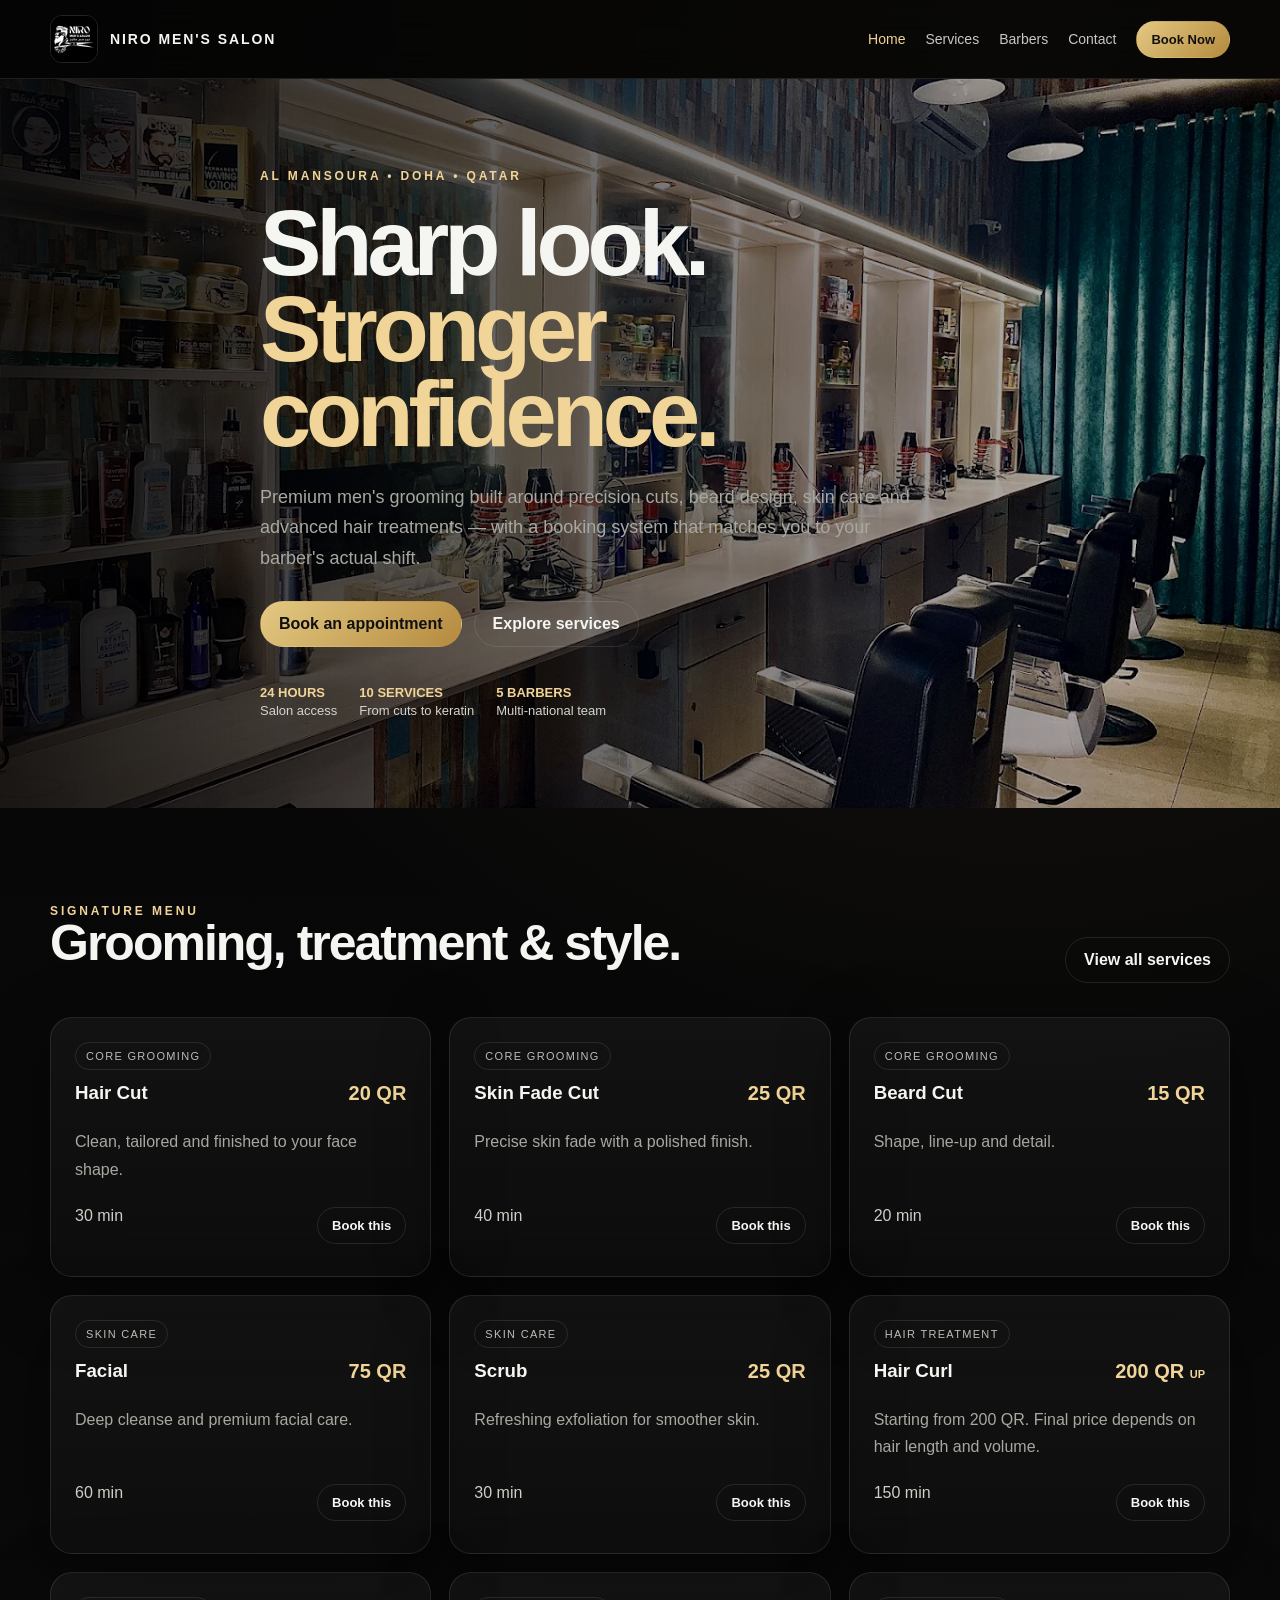
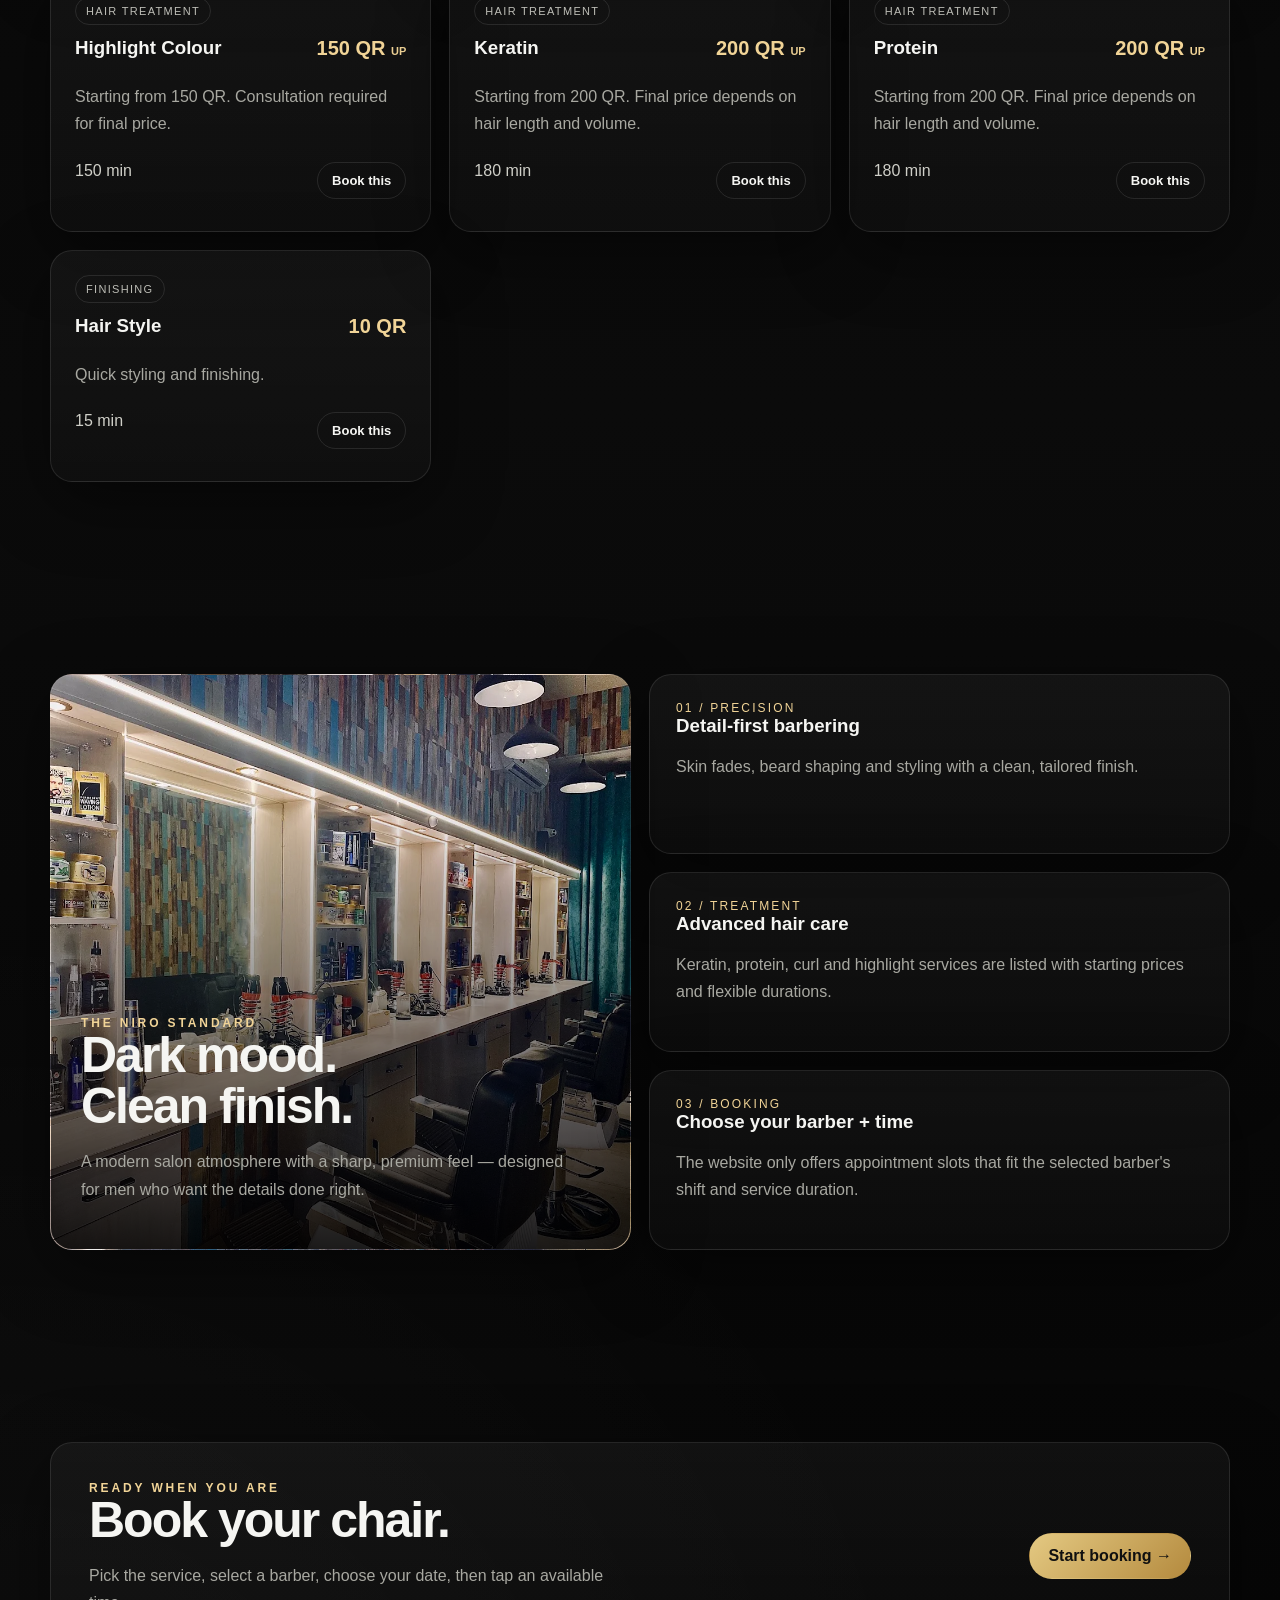
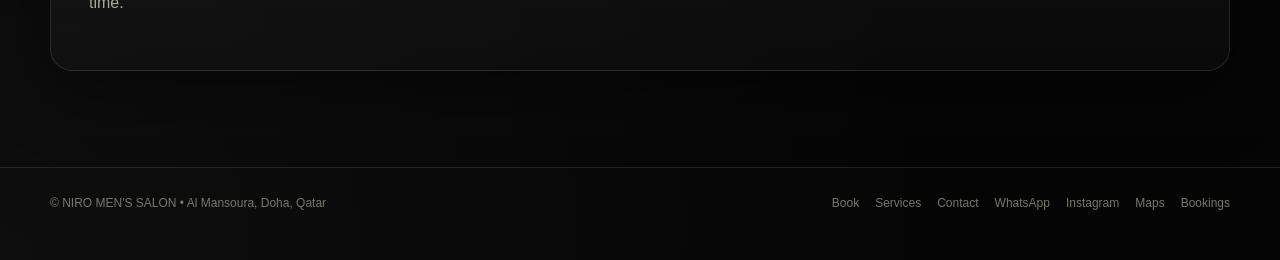
<file: index.html>
<!doctype html><html lang="en"><head><meta charset="utf-8"><meta name="viewport" content="width=device-width,initial-scale=1"><meta name="theme-color" content="#070707"><title>NIRO Men's Salon — Al Mansoura Doha</title><link rel="stylesheet" href="styles.css"></head><body>
<header class="nav"><div class="container nav-inner"><a class="brand" href="index.html"><img src="assets/niro-logo.png" alt="NIRO Men's Salon logo"><span>NIRO MEN'S SALON</span></a><nav class="nav-links"><a href="index.html">Home</a><a href="services.html">Services</a><a href="barbers.html">Barbers</a><a href="contact.html">Contact</a><a class="btn small primary" href="booking.html">Book Now</a></nav></div></header>
<main>
<section class="hero"><div class="container hero-inner"><div class="kicker">Al Mansoura • Doha • Qatar</div><h1>Sharp look.<br><span style="color:var(--gold-2)">Stronger confidence.</span></h1><p>Premium men's grooming built around precision cuts, beard design, skin care and advanced hair treatments — with a booking system that matches you to your barber's actual shift.</p><div class="hero-actions"><a class="btn primary" href="booking.html">Book an appointment</a><a class="btn ghost" href="services.html">Explore services</a></div><div class="hero-meta"><div class="meta"><strong>24 HOURS</strong>Salon access</div><div class="meta"><strong>10 SERVICES</strong>From cuts to keratin</div><div class="meta"><strong>5 BARBERS</strong>Multi-national team</div></div></div></section>
<section class="section"><div class="container"><div class="section-head"><div><div class="kicker">Signature menu</div><h2>Grooming, treatment & style.</h2></div><a class="btn ghost" href="services.html">View all services</a></div><div id="serviceGrid" class="grid grid-3"></div></div></section>
<section class="section"><div class="container grid grid-2"><div class="visual"><div class="visual-overlay"><div><div class="kicker">The NIRO standard</div><h2>Dark mood.<br>Clean finish.</h2><p style="max-width:500px">A modern salon atmosphere with a sharp, premium feel — designed for men who want the details done right.</p></div></div></div><div style="display:grid;gap:18px"><div class="card feature"><div class="num">01 / PRECISION</div><h3>Detail-first barbering</h3><p>Skin fades, beard shaping and styling with a clean, tailored finish.</p></div><div class="card feature"><div class="num">02 / TREATMENT</div><h3>Advanced hair care</h3><p>Keratin, protein, curl and highlight services are listed with starting prices and flexible durations.</p></div><div class="card feature"><div class="num">03 / BOOKING</div><h3>Choose your barber + time</h3><p>The website only offers appointment slots that fit the selected barber's shift and service duration.</p></div></div></div></section>
<section class="section"><div class="container card" style="padding:38px"><div class="grid grid-2" style="align-items:center"><div><div class="kicker">Ready when you are</div><h2>Book your chair.</h2><p>Pick the service, select a barber, choose your date, then tap an available time.</p></div><div style="display:flex;justify-content:end"><a class="btn primary" href="booking.html">Start booking →</a></div></div></div></section>
</main>
<footer class="footer"><div class="container footer-inner"><div>© <span data-salon-name></span> • <span data-location></span></div><div class="footer-nav"><a href="booking.html">Book</a><a href="services.html">Services</a><a href="contact.html">Contact</a><a data-wa-link target="_blank" rel="noopener">WhatsApp</a><a data-instagram target="_blank" rel="noopener">Instagram</a><a data-maps target="_blank" rel="noopener">Maps</a><a href="admin.html">Bookings</a></div></div></footer><div id="toast" class="toast"></div><script src="config.js"></script><script src="app.js"></script></body></html>
</file>
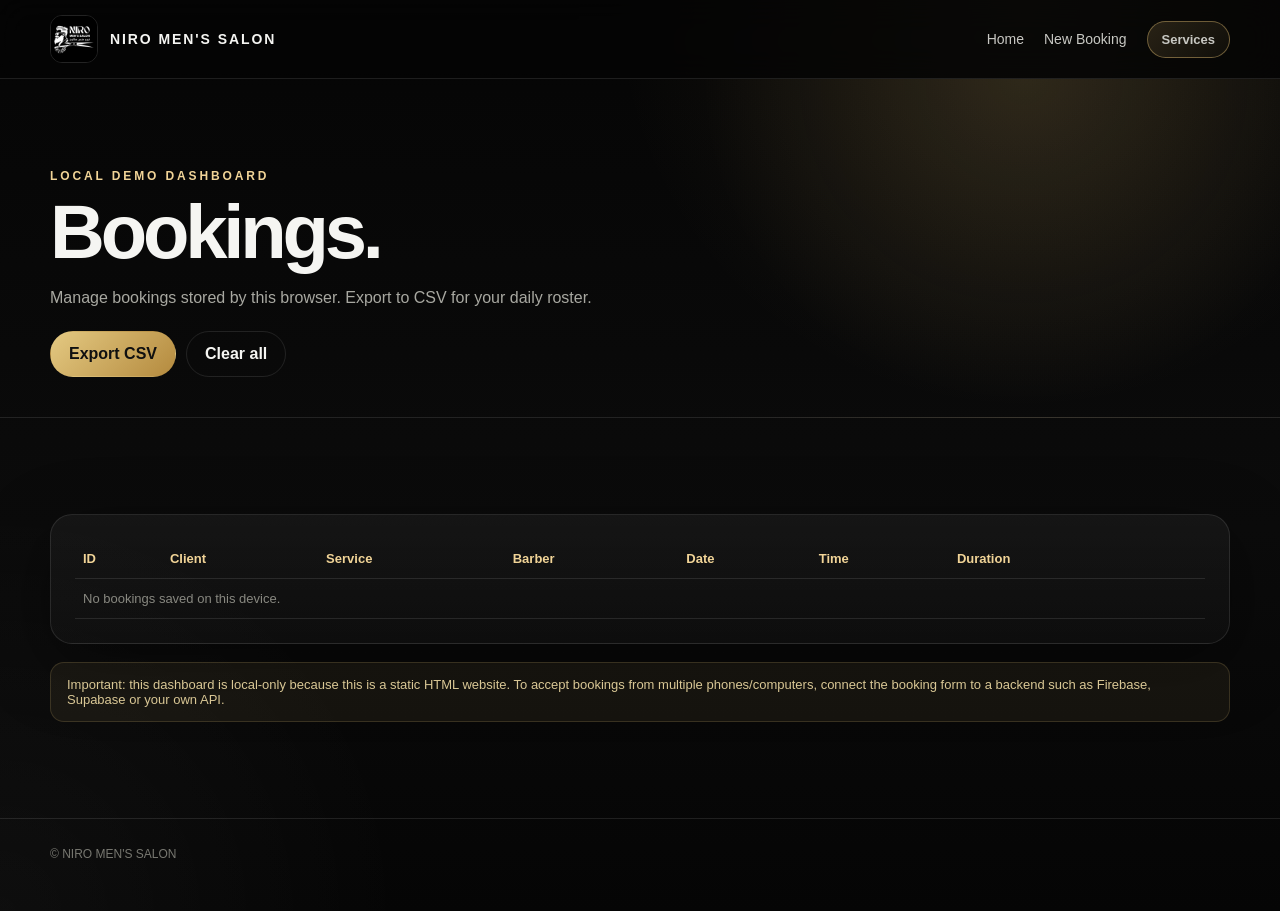
<file: admin.html>
<!doctype html><html lang="en"><head><meta charset="utf-8"><meta name="viewport" content="width=device-width,initial-scale=1"><title>Bookings Dashboard — NIRO Men's Salon</title><link rel="stylesheet" href="styles.css"></head><body>
<header class="nav"><div class="container nav-inner"><a class="brand" href="index.html"><img src="assets/niro-logo.png" alt="NIRO Men's Salon logo"><span>NIRO MEN'S SALON</span></a><nav class="nav-links"><a href="index.html">Home</a><a href="booking.html">New Booking</a><a class="btn small" href="services.html">Services</a></nav></div></header>
<main><section class="page-head"><div class="container"><div class="kicker">Local demo dashboard</div><h1 style="font-size:clamp(44px,7vw,76px);margin:14px 0">Bookings.</h1><p>Manage bookings stored by this browser. Export to CSV for your daily roster.</p><div style="display:flex;gap:10px;flex-wrap:wrap;margin-top:20px"><button id="exportBookings" class="btn primary">Export CSV</button><button id="clearBookings" class="btn ghost">Clear all</button></div></div></section><section class="section"><div class="container card" style="overflow:auto"><table class="admin-table"><thead><tr><th>ID</th><th>Client</th><th>Service</th><th>Barber</th><th>Date</th><th>Time</th><th>Duration</th><th></th></tr></thead><tbody id="bookingsTable"></tbody></table></div><div class="container" style="margin-top:18px"><div class="notice">Important: this dashboard is local-only because this is a static HTML website. To accept bookings from multiple phones/computers, connect the booking form to a backend such as Firebase, Supabase or your own API.</div></div></section></main><footer class="footer"><div class="container">© <span data-salon-name></span></div></footer><div id="toast" class="toast"></div><script src="config.js"></script><script src="app.js"></script></body></html>
</file>
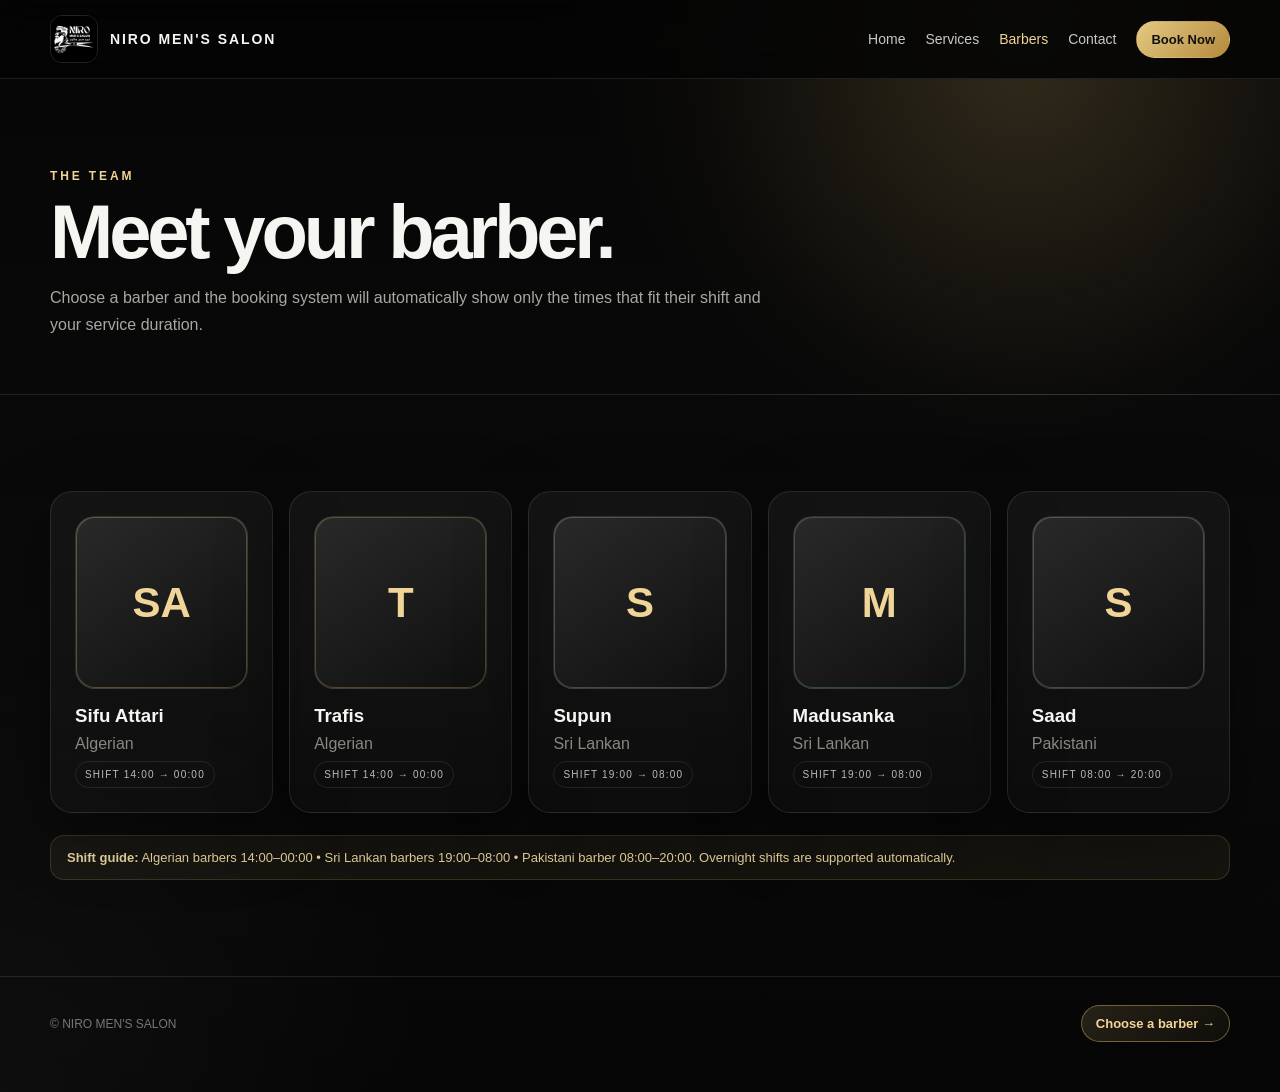
<file: barbers.html>
<!doctype html><html lang="en"><head><meta charset="utf-8"><meta name="viewport" content="width=device-width,initial-scale=1"><title>Barbers & Shifts — NIRO Men's Salon</title><link rel="stylesheet" href="styles.css"></head><body>
<header class="nav"><div class="container nav-inner"><a class="brand" href="index.html"><img src="assets/niro-logo.png" alt="NIRO Men's Salon logo"><span>NIRO MEN'S SALON</span></a><nav class="nav-links"><a href="index.html">Home</a><a href="services.html">Services</a><a href="barbers.html">Barbers</a><a href="contact.html">Contact</a><a class="btn small primary" href="booking.html">Book Now</a></nav></div></header>
<main><section class="page-head"><div class="container"><div class="kicker">The team</div><h1 style="font-size:clamp(44px,7vw,76px);margin:14px 0">Meet your barber.</h1><p>Choose a barber and the booking system will automatically show only the times that fit their shift and your service duration.</p></div></section><section class="section"><div class="container"><div id="barberGrid" class="barber-grid"></div><div class="notice" style="margin-top:22px"><strong>Shift guide:</strong> Algerian barbers 14:00–00:00 • Sri Lankan barbers 19:00–08:00 • Pakistani barber 08:00–20:00. Overnight shifts are supported automatically.</div></div></section></main>
<footer class="footer"><div class="container footer-inner"><div>© <span data-salon-name></span></div><div><a class="btn small" href="booking.html">Choose a barber →</a></div></div></footer><script src="config.js"></script><script src="app.js"></script></body></html>
</file>
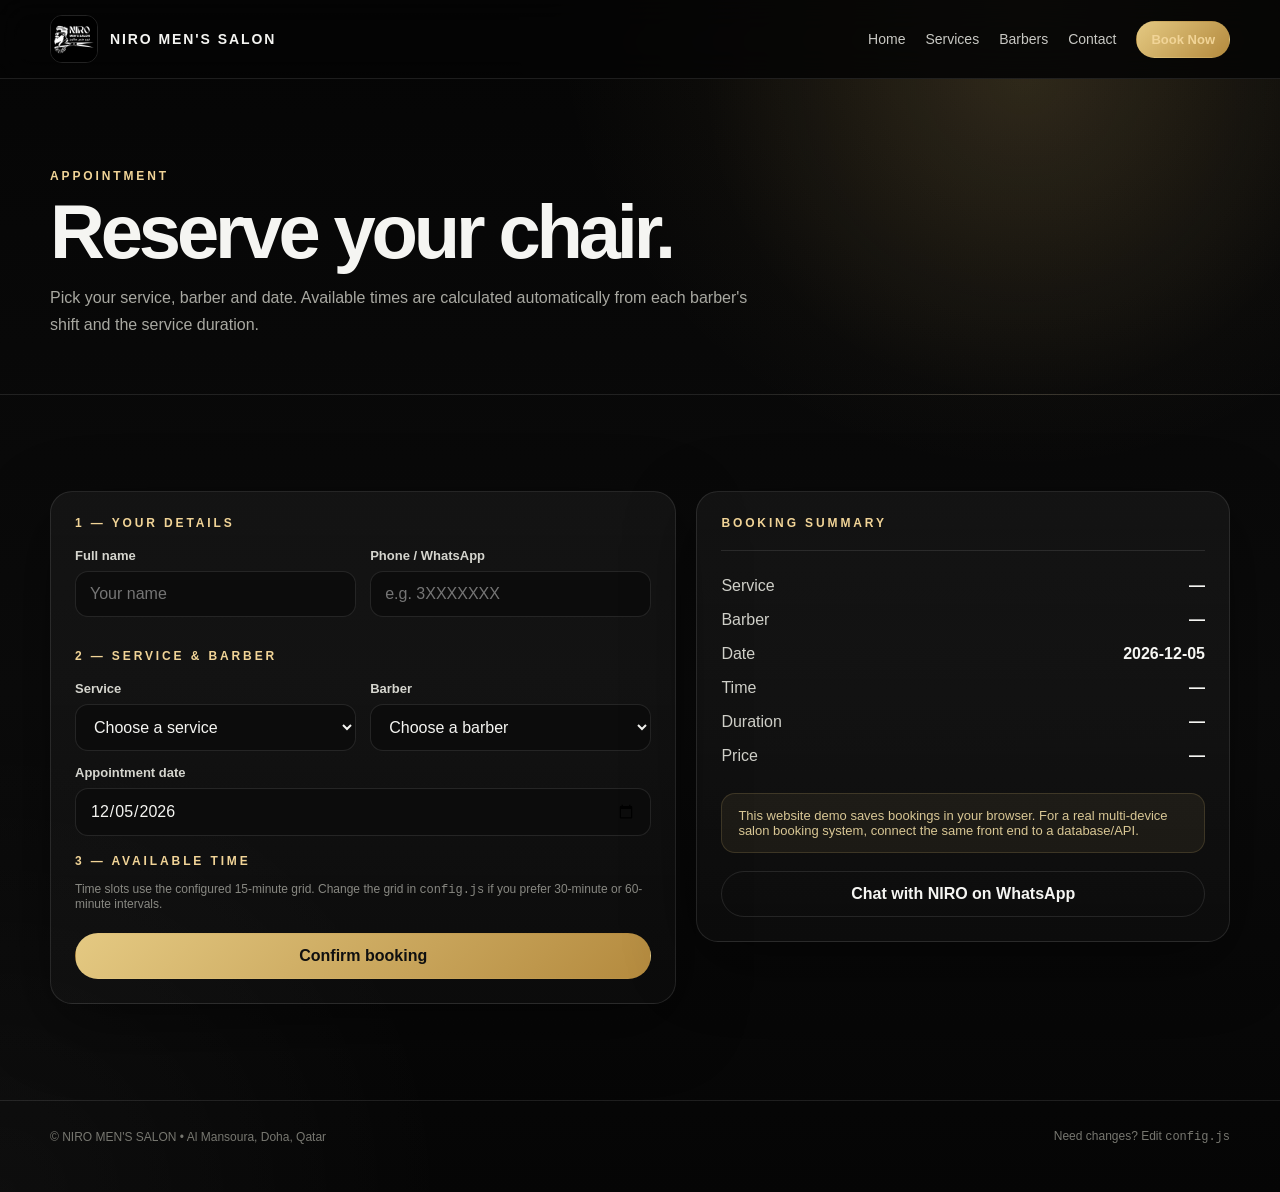
<file: booking.html>
<!doctype html><html lang="en"><head><meta charset="utf-8"><meta name="viewport" content="width=device-width,initial-scale=1"><title>Book an Appointment — NIRO Men's Salon</title><link rel="stylesheet" href="styles.css"></head><body>
<header class="nav"><div class="container nav-inner"><a class="brand" href="index.html"><img src="assets/niro-logo.png" alt="NIRO Men's Salon logo"><span>NIRO MEN'S SALON</span></a><nav class="nav-links"><a href="index.html">Home</a><a href="services.html">Services</a><a href="barbers.html">Barbers</a><a href="contact.html">Contact</a><a class="btn small primary" href="booking.html">Book Now</a></nav></div></header>
<main><section class="page-head"><div class="container"><div class="kicker">Appointment</div><h1 style="font-size:clamp(44px,7vw,76px);margin:14px 0">Reserve your chair.</h1><p>Pick your service, barber and date. Available times are calculated automatically from each barber's shift and the service duration.</p></div></section>
<section class="section"><div class="container booking-layout"><form id="bookingForm" class="card"><div class="kicker">1 — Your details</div><div class="form-grid" style="margin-top:18px"><div class="field"><label for="clientName">Full name</label><input id="clientName" required placeholder="Your name"></div><div class="field"><label for="clientPhone">Phone / WhatsApp</label><input id="clientPhone" required placeholder="e.g. 3XXXXXXX"></div></div><div class="kicker" style="margin-top:18px">2 — Service & barber</div><div class="form-grid" style="margin-top:18px"><div class="field"><label for="service">Service</label><select id="service" required></select></div><div class="field"><label for="barber">Barber</label><select id="barber" required></select></div></div><div class="field"><label for="date">Appointment date</label><input id="date" type="date" required></div><div class="kicker" style="margin-top:18px">3 — Available time</div><div id="slots" class="slot-grid" style="margin-top:12px"></div><input id="selectedTime" type="hidden"><div class="help">Time slots use the configured 15-minute grid. Change the grid in <code>config.js</code> if you prefer 30-minute or 60-minute intervals.</div><button class="btn primary" style="width:100%;margin-top:22px" type="submit">Confirm booking</button><div id="confirmBox" class="notice" style="display:none;margin-top:14px"><strong>Booking saved.</strong><div id="confirmText" style="margin-top:7px"></div><a id="waConfirm" class="btn small" style="display:none;margin-top:12px" target="_blank">Send booking on WhatsApp</a></div></form>
<aside class="card form-card"><div class="kicker">Booking summary</div><div class="summary"><div class="summary-row"><span>Service</span><strong id="sumService">—</strong></div><div class="summary-row"><span>Barber</span><strong id="sumBarber">—</strong></div><div class="summary-row"><span>Date</span><strong id="sumDate">—</strong></div><div class="summary-row"><span>Time</span><strong id="sumTime">—</strong></div><div class="summary-row"><span>Duration</span><strong id="sumDuration">—</strong></div><div class="summary-row"><span>Price</span><strong id="sumPrice">—</strong></div></div><div class="notice" style="margin-top:20px">This website demo saves bookings in your browser. For a real multi-device salon booking system, connect the same front end to a database/API.</div><div style="margin-top:18px"><a class="btn ghost" data-wa-link target="_blank" style="width:100%">Chat with NIRO on WhatsApp</a></div></aside></div></section></main>
<footer class="footer"><div class="container footer-inner"><div>© <span data-salon-name></span> • <span data-location></span></div><div>Need changes? Edit <code>config.js</code></div></div></footer><div id="toast" class="toast"></div><script src="config.js"></script><script src="app.js"></script></body></html>
</file>
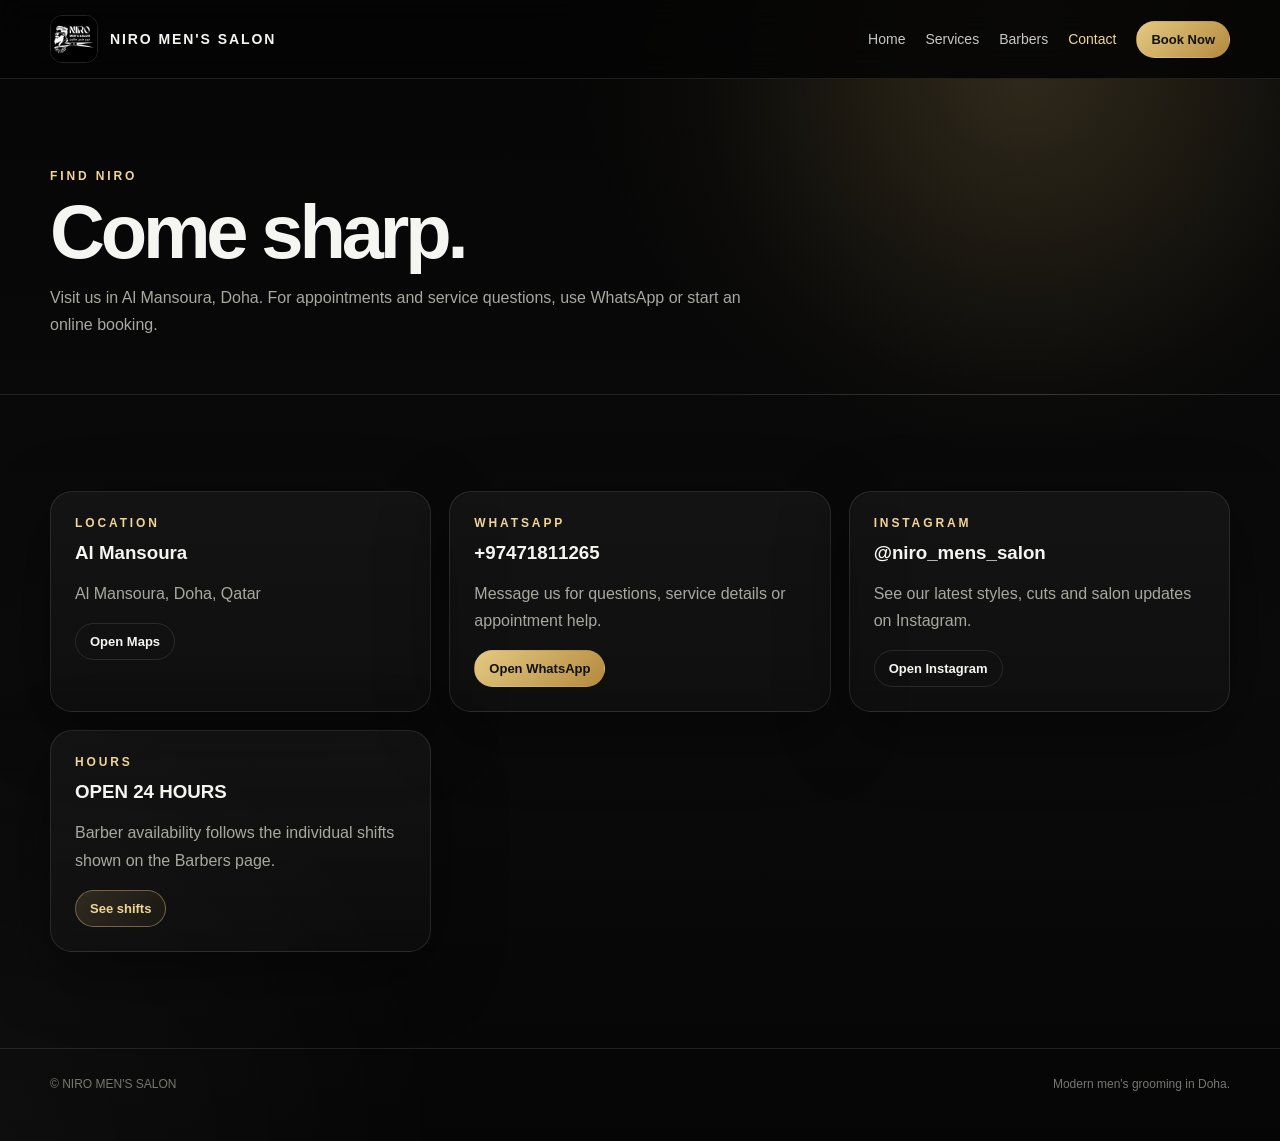
<file: contact.html>
<!doctype html><html lang="en"><head><meta charset="utf-8"><meta name="viewport" content="width=device-width,initial-scale=1"><title>Contact — NIRO Men's Salon</title><link rel="stylesheet" href="styles.css"></head><body>
<header class="nav"><div class="container nav-inner"><a class="brand" href="index.html"><img src="assets/niro-logo.png" alt="NIRO Men's Salon logo"><span>NIRO MEN'S SALON</span></a><nav class="nav-links"><a href="index.html">Home</a><a href="services.html">Services</a><a href="barbers.html">Barbers</a><a href="contact.html">Contact</a><a class="btn small primary" href="booking.html">Book Now</a></nav></div></header>
<main><section class="page-head"><div class="container"><div class="kicker">Find NIRO</div><h1 style="font-size:clamp(44px,7vw,76px);margin:14px 0">Come sharp.</h1><p>Visit us in Al Mansoura, Doha. For appointments and service questions, use WhatsApp or start an online booking.</p></div></section><section class="section"><div class="container contact-grid"><div class="card"><div class="kicker">Location</div><h3 style="margin-top:12px">Al Mansoura</h3><p data-location></p><a class="btn small ghost" data-maps href="https://maps.app.goo.gl/mVeZFDiXCTgwWhz57" target="_blank">Open Maps</a></div><div class="card"><div class="kicker">WhatsApp</div><h3 style="margin-top:12px" data-whatsapp></h3><p>Message us for questions, service details or appointment help.</p><a class="btn small primary" data-wa-link target="_blank">Open WhatsApp</a></div><div class="card"><div class="kicker">Instagram</div><h3 style="margin-top:12px">@niro_mens_salon</h3><p>See our latest styles, cuts and salon updates on Instagram.</p><a class="btn small ghost" data-instagram target="_blank" rel="noopener">Open Instagram</a></div><div class="card"><div class="kicker">Hours</div><h3 style="margin-top:12px" data-opening></h3><p>Barber availability follows the individual shifts shown on the Barbers page.</p><a class="btn small" href="barbers.html">See shifts</a></div></div></section></main>
<footer class="footer"><div class="container footer-inner"><div>© <span data-salon-name></span></div><div>Modern men's grooming in Doha.</div></div></footer><script src="config.js"></script><script src="app.js"></script></body></html>
</file>
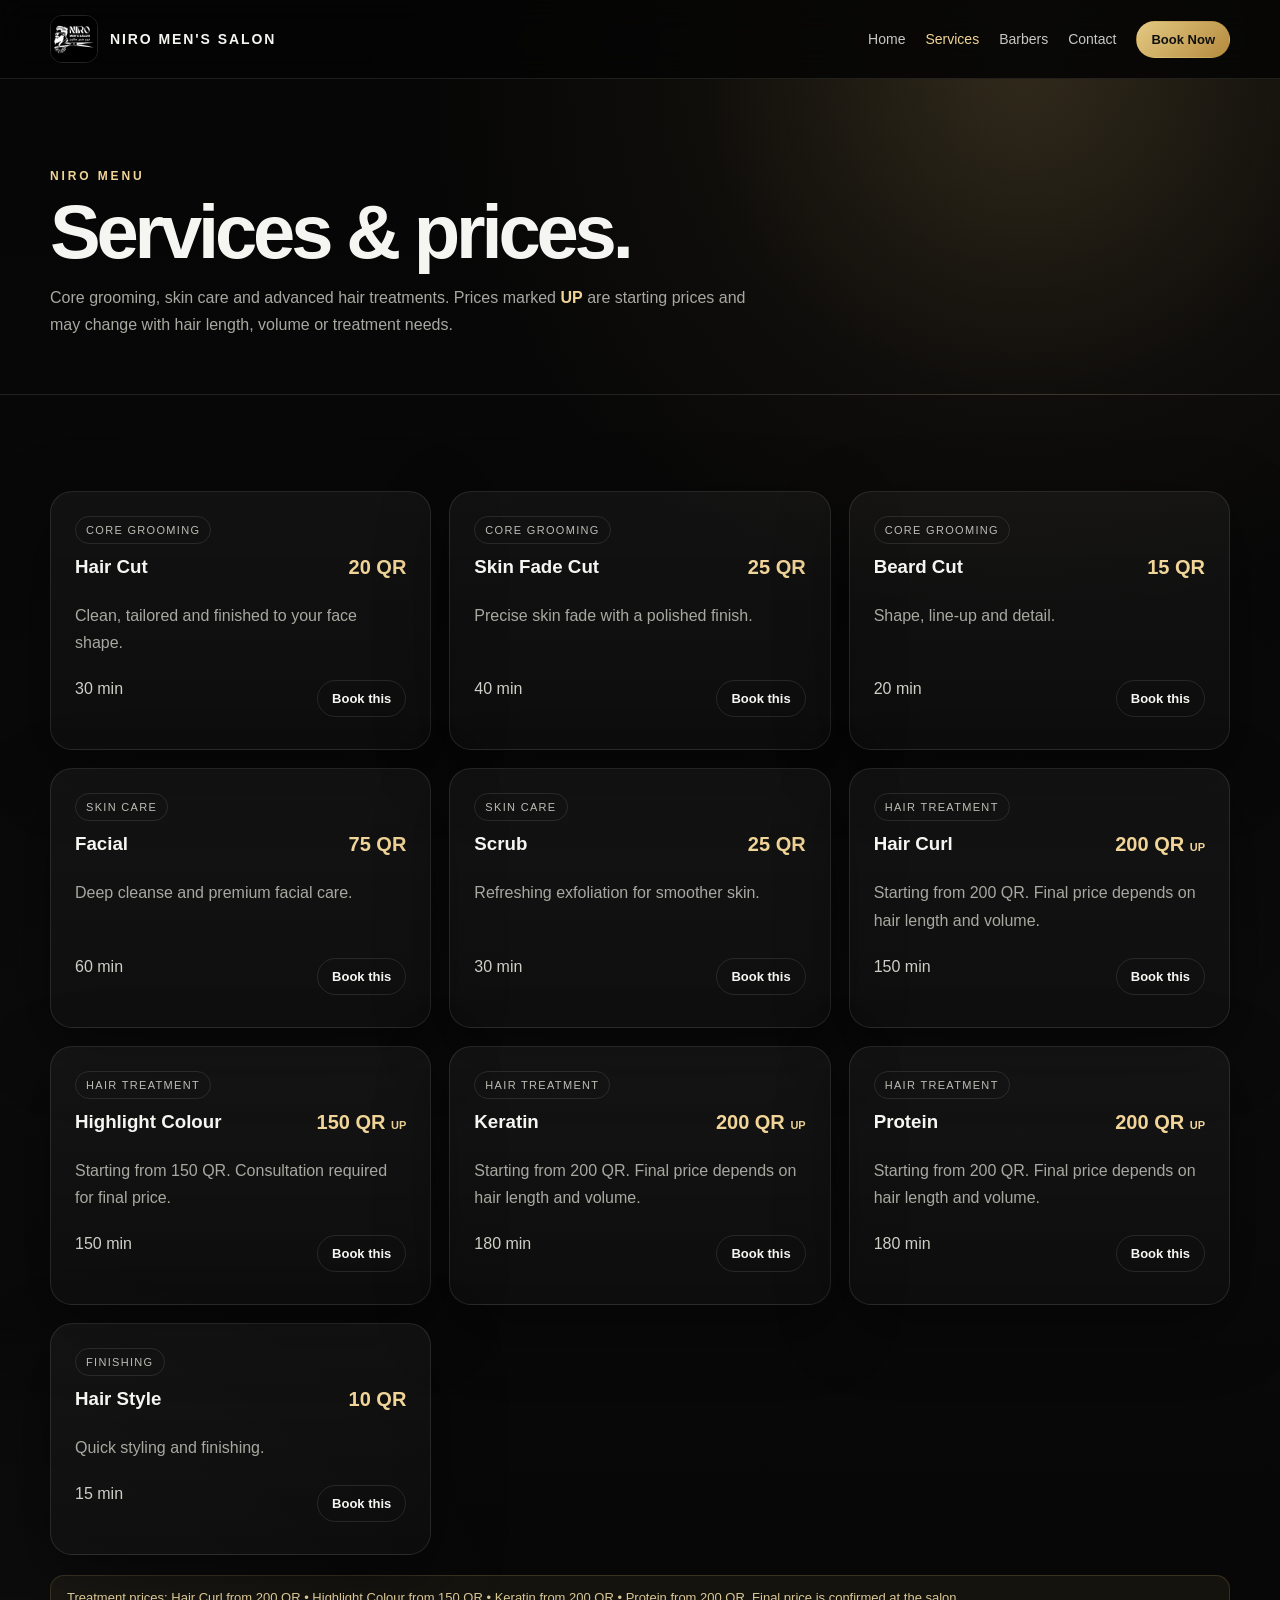
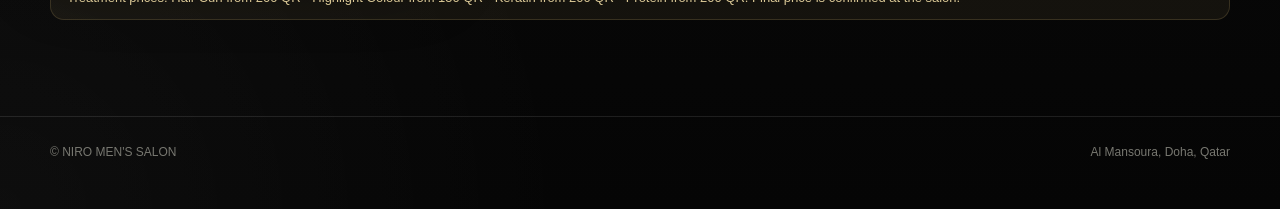
<file: services.html>
<!doctype html><html lang="en"><head><meta charset="utf-8"><meta name="viewport" content="width=device-width,initial-scale=1"><title>Services & Prices — NIRO Men's Salon</title><link rel="stylesheet" href="styles.css"></head><body>
<header class="nav"><div class="container nav-inner"><a class="brand" href="index.html"><img src="assets/niro-logo.png" alt="NIRO Men's Salon logo"><span>NIRO MEN'S SALON</span></a><nav class="nav-links"><a href="index.html">Home</a><a href="services.html">Services</a><a href="barbers.html">Barbers</a><a href="contact.html">Contact</a><a class="btn small primary" href="booking.html">Book Now</a></nav></div></header>
<main><section class="page-head"><div class="container"><div class="kicker">NIRO menu</div><h1 style="font-size:clamp(44px,7vw,76px);margin:14px 0">Services & prices.</h1><p>Core grooming, skin care and advanced hair treatments. Prices marked <strong style="color:var(--gold-2)">UP</strong> are starting prices and may change with hair length, volume or treatment needs.</p></div></section><section class="section"><div class="container"><div id="serviceGrid" class="grid grid-3"></div><div class="notice" style="margin-top:20px">Treatment prices: Hair Curl from 200 QR • Highlight Colour from 150 QR • Keratin from 200 QR • Protein from 200 QR. Final price is confirmed at the salon.</div></div></section></main>
<footer class="footer"><div class="container footer-inner"><div>© <span data-salon-name></span></div><div data-location></div></div></footer><script src="config.js"></script><script src="app.js"></script></body></html>
</file>
<file: styles.css>
:root {
  --bg: #070707;
  --bg-2: #0e0e0e;
  --panel: rgba(19, 19, 19, .92);
  --panel-2: #141414;
  --gold: #d7b56d;
  --gold-2: #f1d497;
  --text: #f5f5f2;
  --muted: #a8a8a1;
  --line: rgba(255,255,255,.10);
  --shadow: 0 20px 70px rgba(0,0,0,.45);
  --radius: 22px;
}
* { box-sizing: border-box; }
html { scroll-behavior: smooth; }
body {
  margin: 0;
  color: var(--text);
  background:
    radial-gradient(circle at 80% 0%, rgba(215,181,109,.10), transparent 30%),
    radial-gradient(circle at 0% 100%, rgba(255,255,255,.035), transparent 26%),
    linear-gradient(180deg, #050505 0%, #0b0b0b 58%, #050505 100%);
  font-family: Inter, ui-sans-serif, -apple-system, BlinkMacSystemFont, "Segoe UI", sans-serif;
  min-height: 100vh;
}
a { color: inherit; text-decoration: none; }
img { max-width: 100%; display: block; }
button, input, select { font: inherit; }
.container { width: min(1180px, calc(100% - 36px)); margin: 0 auto; }
.nav {
  position: sticky; top: 0; z-index: 1000;
  backdrop-filter: blur(16px);
  background: rgba(5,5,5,.76);
  border-bottom: 1px solid var(--line);
}
.nav-inner { min-height: 78px; display:flex; align-items:center; justify-content:space-between; gap:20px; }
.brand { display:flex; align-items:center; gap:12px; font-weight:800; letter-spacing:.12em; }
.brand img { width:48px; height:48px; object-fit:cover; border-radius:12px; border:1px solid rgba(255,255,255,.12); }
.brand span { font-size: 14px; }
.nav-links { display:flex; align-items:center; gap:20px; flex-wrap:wrap; }
.nav-links a { color:#c8c8c3; font-size:14px; }
.nav-links a:hover, .nav-links a.active { color:var(--gold-2); }
.btn {
  display:inline-flex; align-items:center; justify-content:center; gap:8px;
  padding:13px 18px; border-radius:999px; border:1px solid rgba(215,181,109,.45);
  background: linear-gradient(135deg, rgba(215,181,109,.16), rgba(215,181,109,.05));
  color:var(--gold-2); font-weight:750; cursor:pointer; transition:.2s ease;
}
.btn:hover { transform: translateY(-1px); border-color: var(--gold); background: rgba(215,181,109,.18); }
.btn.primary { background: linear-gradient(135deg, #e4c982, #b48a3e); color:#101010; border-color:transparent; }
.btn.ghost { background: transparent; border-color: var(--line); color:var(--text); }
.btn.small { padding:10px 14px; font-size:13px; }
.hero { min-height: 78vh; display:grid; align-items:center; position:relative; overflow:hidden; }
.hero::before { content:""; position:absolute; inset:0; background:linear-gradient(90deg, rgba(0,0,0,.86) 0%, rgba(0,0,0,.56) 44%, rgba(0,0,0,.18) 100%), url('assets/salon.webp') center/cover; filter:saturate(.84) contrast(1.05); }
.hero-inner { position:relative; z-index:1; padding:90px 0; max-width: 760px; }
.kicker { color:var(--gold-2); text-transform:uppercase; letter-spacing:.24em; font-size:12px; font-weight:800; }
h1 { font-size:clamp(46px, 8vw, 92px); line-height:.93; margin:18px 0 24px; letter-spacing:-.055em; }
h2 { font-size:clamp(30px, 5vw, 50px); line-height:1.02; letter-spacing:-.04em; margin:0 0 14px; }
h3 { margin:0 0 8px; }
p { color:var(--muted); line-height:1.7; }
.hero p { font-size:18px; max-width:650px; }
.hero-actions { display:flex; gap:12px; flex-wrap:wrap; margin-top:28px; }
.hero-meta { display:flex; gap:22px; flex-wrap:wrap; margin-top:38px; }
.meta { color:#d4d4ce; font-size:13px; }
.meta strong { color:var(--gold-2); display:block; margin-bottom:3px; }
.section { padding:96px 0; }
.section-head { display:flex; align-items:end; justify-content:space-between; gap:20px; margin-bottom:34px; }
.grid { display:grid; gap:18px; }
.grid-3 { grid-template-columns:repeat(3,minmax(0,1fr)); }
.grid-2 { grid-template-columns:repeat(2,minmax(0,1fr)); }
.card { background:linear-gradient(180deg, rgba(255,255,255,.045), rgba(255,255,255,.018)); border:1px solid var(--line); border-radius:var(--radius); box-shadow:var(--shadow); padding:24px; }
.card:hover { border-color:rgba(215,181,109,.28); }
.service-card { min-height:210px; display:flex; flex-direction:column; justify-content:space-between; }
.service-top { display:flex; justify-content:space-between; gap:15px; }
.price { color:var(--gold-2); font-weight:850; font-size:20px; white-space:nowrap; }
.note { font-size:13px; color:#8f8f89; margin:0; }
.tag { display:inline-flex; padding:7px 10px; border-radius:999px; border:1px solid var(--line); color:#bdbdb6; font-size:11px; text-transform:uppercase; letter-spacing:.12em; margin-bottom:12px; }
.feature { padding:26px; min-height:180px; }
.feature .num { color:var(--gold-2); font-size:12px; letter-spacing:.18em; }
.visual { border-radius:var(--radius); overflow:hidden; border:1px solid var(--line); min-height:360px; background:url('assets/salon.webp') center/cover; box-shadow:var(--shadow); }
.visual-overlay { height:100%; min-height:360px; padding:30px; display:flex; align-items:end; background:linear-gradient(180deg, transparent 20%, rgba(0,0,0,.88)); }
.page-head { padding:90px 0 40px; border-bottom:1px solid var(--line); background: radial-gradient(circle at 80% 0%, rgba(215,181,109,.12), transparent 30%); }
.page-head p { max-width:720px; }
.booking-layout { display:grid; grid-template-columns:1.08fr .92fr; gap:20px; align-items:start; }
.form-card { position:sticky; top:100px; }
.form-grid { display:grid; grid-template-columns:1fr 1fr; gap:14px; }
.field { display:flex; flex-direction:column; gap:8px; margin-bottom:14px; }
.field label { color:#d5d5ce; font-size:13px; font-weight:700; }
.field input, .field select { width:100%; padding:13px 14px; border-radius:13px; border:1px solid var(--line); background:#0c0c0c; color:var(--text); outline:none; }
.field input:focus, .field select:focus { border-color:rgba(215,181,109,.7); box-shadow:0 0 0 3px rgba(215,181,109,.08); }
.help { font-size:12px; color:#888882; margin-top:2px; }
.summary { margin-top:20px; border-top:1px solid var(--line); padding-top:18px; }
.summary-row { display:flex; justify-content:space-between; gap:18px; padding:8px 0; color:#cfcfc8; }
.summary-row strong { color:var(--text); }
.slot-grid { display:grid; grid-template-columns:repeat(4,minmax(0,1fr)); gap:8px; margin-top:8px; }
.slot { padding:10px 8px; border-radius:11px; border:1px solid var(--line); background:#0b0b0b; color:#cfcfc7; cursor:pointer; }
.slot:hover { border-color:rgba(215,181,109,.45); }
.slot.selected { background:var(--gold); color:#121212; border-color:var(--gold); font-weight:800; }
.slot.disabled { opacity:.32; cursor:not-allowed; text-decoration:line-through; }
.notice { padding:14px 16px; border-radius:14px; background:rgba(215,181,109,.07); border:1px solid rgba(215,181,109,.18); color:#d9c795; font-size:13px; }
.barber-grid { display:grid; grid-template-columns:repeat(5,minmax(0,1fr)); gap:16px; }
.barber { text-align:left; }
.avatar { aspect-ratio:1; border-radius:20px; background:linear-gradient(145deg, #292929, #0f0f0f); border:1px solid var(--line); display:flex; align-items:center; justify-content:center; font-size:42px; font-weight:800; color:var(--gold-2); margin-bottom:16px; }
.shift { color:#c7c7c1; font-size:12px; }
.badge { display:inline-block; margin-top:8px; padding:7px 9px; border-radius:999px; font-size:10px; text-transform:uppercase; letter-spacing:.12em; border:1px solid rgba(255,255,255,.09); color:#bcbcb5; }
.contact-grid { display:grid; grid-template-columns:1fr 1fr 1fr; gap:18px; }
.footer { border-top:1px solid var(--line); padding:28px 0 50px; color:#777770; font-size:12px; }
.footer-inner { display:flex; align-items:center; justify-content:space-between; gap:20px; flex-wrap:wrap; }
.toast { position:fixed; right:18px; bottom:18px; z-index:2000; transform:translateY(20px); opacity:0; pointer-events:none; transition:.25s; background:#121212; border:1px solid rgba(215,181,109,.38); color:#efefea; padding:14px 18px; border-radius:14px; box-shadow:var(--shadow); }
.toast.show { transform:translateY(0); opacity:1; }
.admin-table { width:100%; border-collapse:collapse; }
.admin-table th, .admin-table td { padding:12px 8px; border-bottom:1px solid var(--line); text-align:left; vertical-align:top; font-size:13px; }
.admin-table th { color:var(--gold-2); }
.muted { color:#888880; }
.footer-nav { display:flex; gap:16px; }
@media (max-width: 950px) {
  .grid-3, .barber-grid, .contact-grid { grid-template-columns:repeat(2,minmax(0,1fr)); }
  .booking-layout { grid-template-columns:1fr; }
  .form-card { position:static; }
}
@media (max-width: 680px) {
  .container { width:min(100% - 24px, 1180px); }
  .nav-inner { min-height:68px; }
  .brand span { display:none; }
  .nav-links { gap:12px; }
  .nav-links a:nth-child(2), .nav-links a:nth-child(3), .nav-links a:nth-child(4) { display:none; }
  .hero { min-height:84vh; }
  .hero-inner { padding:70px 0; }
  h1 { font-size:52px; }
  .section { padding:68px 0; }
  .grid-3, .grid-2, .barber-grid, .contact-grid, .form-grid { grid-template-columns:1fr; }
  .slot-grid { grid-template-columns:repeat(3,minmax(0,1fr)); }
}
</file>
